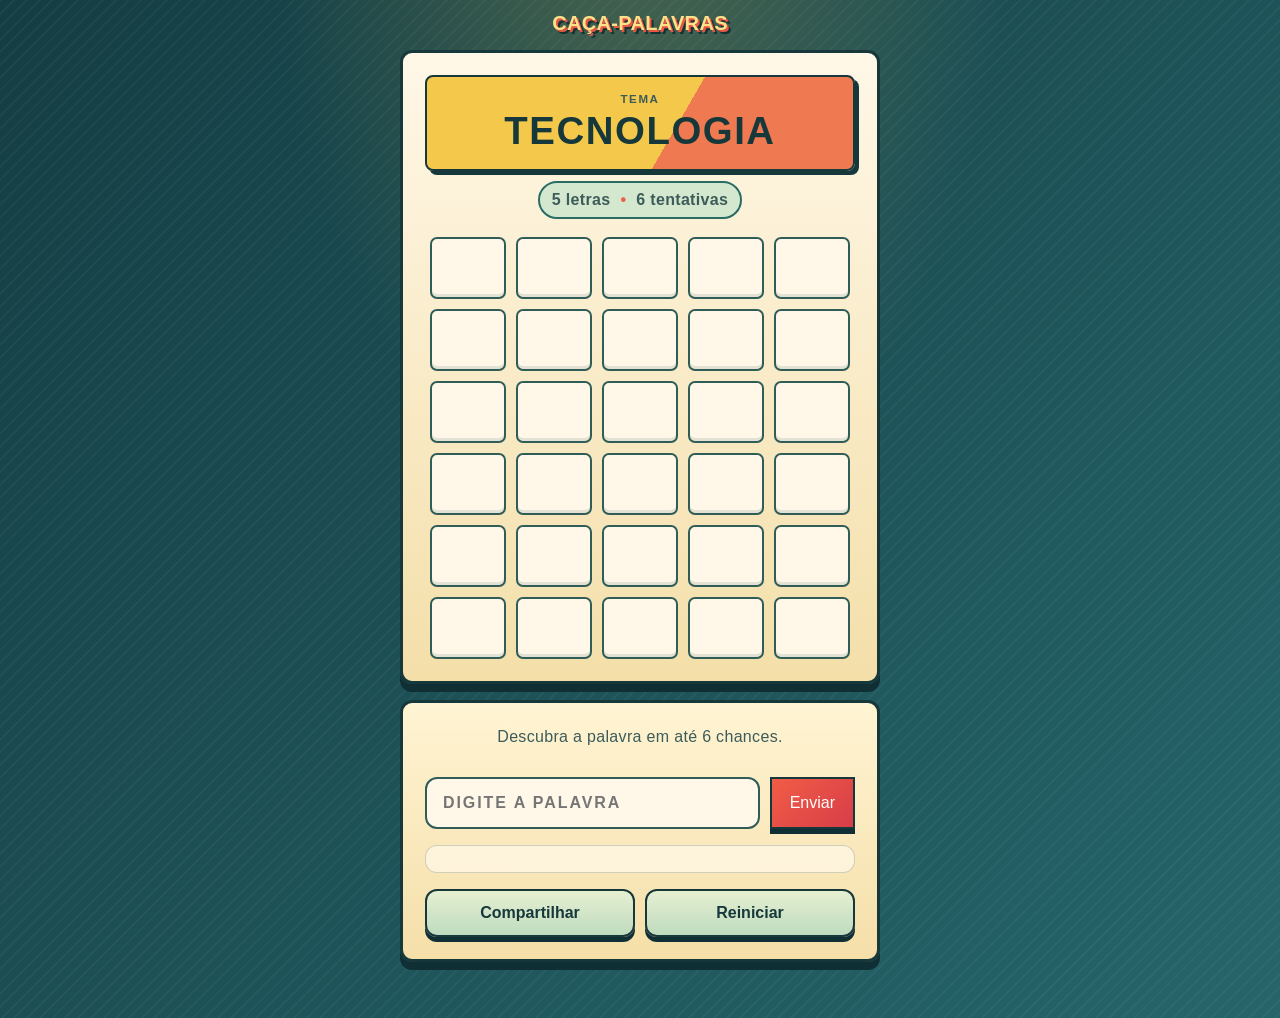
<file: index.html>
<!DOCTYPE html>
<html lang="pt-BR">
  <head>
    <meta charset="UTF-8" />
    <meta name="viewport" content="width=device-width, initial-scale=1.0" />
    <title>Caça-Palavras</title>
    <meta
      name="description"
      content="Jogo casual diário de adivinhação de palavras para mobile e desktop."
    />
    <link rel="stylesheet" href="styles.css" />
  </head>
  <body>
    <div class="page-shell">
      <main class="game-layout" aria-live="polite">
        <h1 class="game-title">Caça-Palavras</h1>
        <section class="panel board-panel" aria-label="Tabuleiro do jogo">
          <div class="board-header">
            <div class="theme-chip" aria-label="Tema do dia">
              <span class="eyebrow">Tema</span>
              <h2 id="theme-title">Meme</h2>
            </div>
            <div class="board-meta">
              <span id="letter-count">5 letras</span>
              <span class="dot" aria-hidden="true">•</span>
              <span id="tries-left">6 tentativas</span>
            </div>
          </div>
          <div id="board" class="board" aria-live="polite"></div>
        </section>

        <section class="panel controls-panel" aria-label="Entrada do jogador">
          <p id="tip-text" class="helper-text">
            Descubra a palavra em até 6 chances.
          </p>

          <form id="guess-form" class="guess-form" novalidate>
            <label class="sr-only" for="guess-input">Digite sua tentativa</label>
            <input
              id="guess-input"
              name="guess-input"
              type="text"
              maxlength="5"
              inputmode="text"
              autocapitalize="characters"
              autocomplete="off"
              spellcheck="false"
              placeholder="Digite a palavra"
            />
            <button id="submit-btn" type="submit">Enviar</button>
          </form>

          <div id="status" class="status" role="status" aria-live="polite"></div>

          <div class="utility-row">
            <button id="share-btn" class="secondary-button" type="button">Compartilhar</button>
            <button id="restart-btn" class="secondary-button" type="button">Reiniciar</button>
          </div>
        </section>
      </main>
    </div>

    <div id="result-modal" class="modal hidden" aria-hidden="true">
      <div class="modal-card" role="dialog" aria-modal="true" aria-labelledby="result-title">
        <p class="eyebrow">Resultado</p>
        <h3 id="result-title">Você venceu!</h3>
        <p id="result-text">A palavra era ...</p>

        <div id="stats-summary">
          <div class="stat-card">
            <span class="stat-label">Streak</span>
            <strong id="current-streak">0</strong>
          </div>
          <div class="stat-card">
            <span class="stat-label">Melhor</span>
            <strong id="best-streak">0</strong>
          </div>
          <div class="stat-card">
            <span class="stat-label">Vitórias</span>
            <strong id="wins">0</strong>
          </div>
          <div class="stat-card">
            <span class="stat-label">Partidas</span>
            <strong id="games">0</strong>
          </div>
        </div>

        <div class="summary-box">
          <p>Última palavra</p>
          <strong id="last-word">—</strong>
          <small id="accuracy">0% de acerto</small>
        </div>

        <div class="modal-actions">
          <button id="close-result" class="primary-button" type="button">Continuar</button>
        </div>
      </div>
    </div>

    <script src="script.js"></script>
  </body>
</html>
</file>
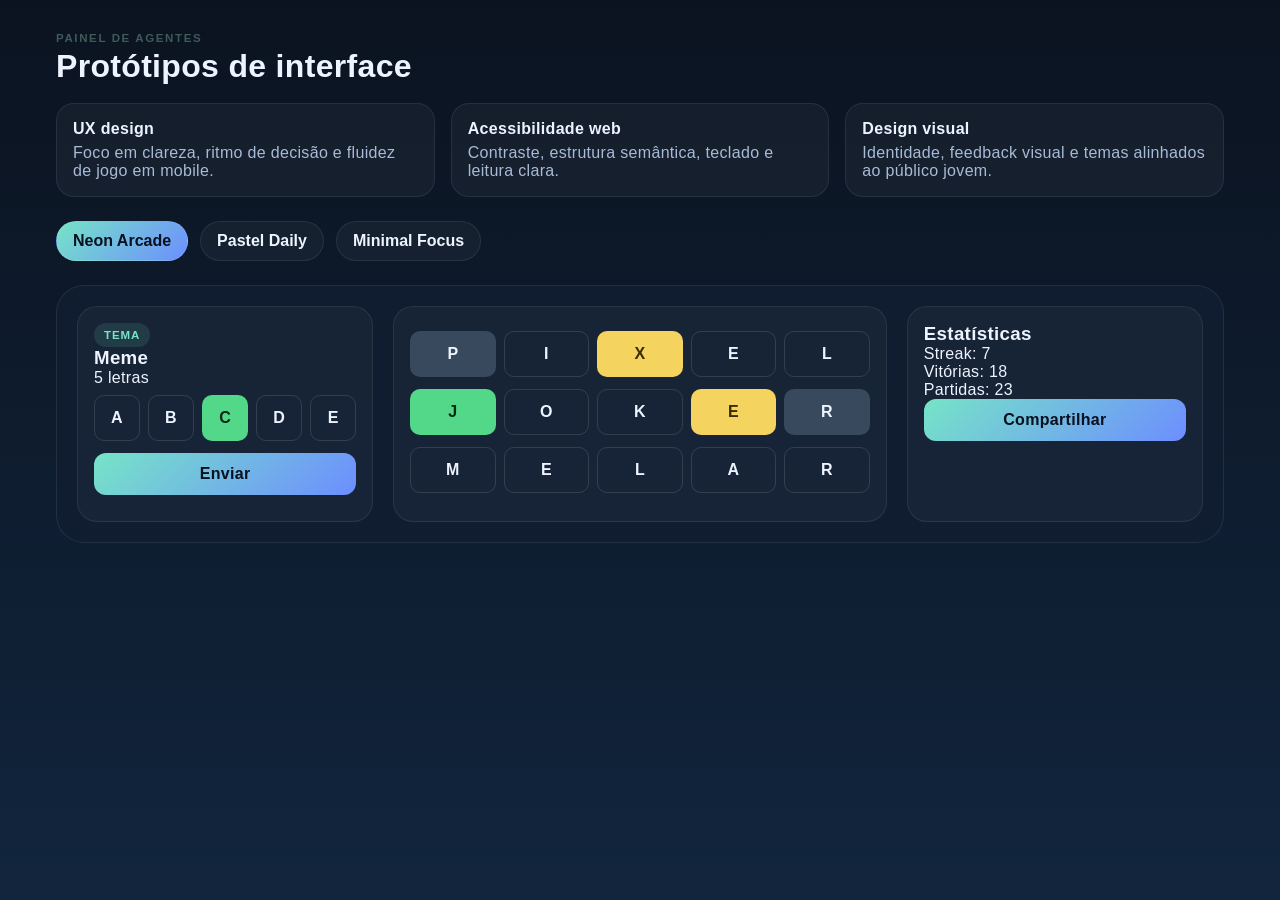
<file: mockups.html>
<!DOCTYPE html>
<html lang="pt-BR">
  <head>
    <meta charset="UTF-8" />
    <meta name="viewport" content="width=device-width, initial-scale=1.0" />
    <title>Prototipos - Caça-Palavras</title>
    <link rel="stylesheet" href="styles.css" />
    <style>
      body {
        font-family: Inter, "Segoe UI", sans-serif;
        background: linear-gradient(180deg, #0b1320, #11253d);
        color: #edf4ff;
      }

      .mockup-wrap {
        max-width: 1200px;
        margin: 0 auto;
        padding: 32px 16px 64px;
      }

      .agent-row {
        display: grid;
        grid-template-columns: repeat(3, minmax(0, 1fr));
        gap: 16px;
        margin-bottom: 24px;
      }

      .agent-card {
        background: rgba(255,255,255,0.04);
        border: 1px solid rgba(255,255,255,0.08);
        border-radius: 18px;
        padding: 16px;
      }

      .agent-card h3 {
        margin-bottom: 6px;
        font-size: 1rem;
      }

      .agent-card p {
        color: #a8bbd6;
      }

      .tabs {
        display: flex;
        gap: 12px;
        flex-wrap: wrap;
        margin: 20px 0 24px;
      }

      .tab {
        background: rgba(255,255,255,0.04);
        color: #edf4ff;
        border: 1px solid rgba(255,255,255,0.08);
        border-radius: 999px;
        padding: 10px 16px;
        font-weight: 700;
      }

      .tab.active {
        background: linear-gradient(135deg, #76e4c7, #6d8eff);
        color: #07111f;
      }

      .prototype {
        display: none;
        background: rgba(18,31,50,0.8);
        border-radius: 28px;
        padding: 20px;
        border: 1px solid rgba(255,255,255,0.08);
      }

      .prototype.active {
        display: block;
      }

      .prototype-shell {
        display: grid;
        grid-template-columns: 0.9fr 1.5fr 0.9fr;
        gap: 20px;
      }

      .mock-header {
        display: flex;
        justify-content: space-between;
        align-items: center;
        margin-bottom: 18px;
      }

      .badge {
        display: inline-flex;
        padding: 6px 10px;
        border-radius: 999px;
        font-size: 0.72rem;
        font-weight: 700;
        text-transform: uppercase;
        letter-spacing: 0.08em;
      }

      .arcade .badge { background: rgba(118, 228, 199, 0.12); color: #76e4c7; }
      .soft .badge { background: rgba(248, 213, 99, 0.12); color: #f8d563; }
      .minimal .badge { background: rgba(151, 169, 255, 0.12); color: #aab8ff; }

      .mock-card {
        border-radius: 20px;
        padding: 16px;
        background: rgba(255,255,255,0.03);
        border: 1px solid rgba(255,255,255,0.08);
      }

      .mock-row {
        display: grid;
        grid-template-columns: repeat(5, minmax(0, 1fr));
        gap: 8px;
        margin: 8px 0 12px;
      }

      .mock-cell {
        display: grid;
        place-items: center;
        border-radius: 10px;
        min-height: 46px;
        font-weight: 800;
      }

      .mock-cell.green { background: #53d88a; color: #072915; }
      .mock-cell.yellow { background: #f4d35e; color: #382c00; }
      .mock-cell.gray { background: #39495d; color: #edf4ff; }
      .mock-cell.empty { border: 1px solid rgba(255,255,255,0.12); }

      .button-demo {
        display: inline-flex;
        align-items: center;
        justify-content: center;
        min-height: 42px;
        border-radius: 12px;
        width: 100%;
        font-weight: 800;
      }

      .primary-demo { background: linear-gradient(135deg, #76e4c7, #6d8eff); color: #07111f; }
      .soft-demo { background: linear-gradient(135deg, #ffe2c7, #ffb5d2); color: #2a1831; }
      .minimal-demo { background: #eaf1ff; color: #1c2a3d; }

      @media (max-width: 820px) {
        .prototype-shell,
        .agent-row {
          grid-template-columns: 1fr;
        }
      }
    </style>
  </head>
  <body>
    <div class="mockup-wrap">
      <header class="mock-header">
        <div>
          <p class="eyebrow">Painel de agentes</p>
          <h1>Protótipos de interface</h1>
        </div>
      </header>

      <div class="agent-row">
        <article class="agent-card">
          <h3>UX design</h3>
          <p>Foco em clareza, ritmo de decisão e fluidez de jogo em mobile.</p>
        </article>
        <article class="agent-card">
          <h3>Acessibilidade web</h3>
          <p>Contraste, estrutura semântica, teclado e leitura clara.</p>
        </article>
        <article class="agent-card">
          <h3>Design visual</h3>
          <p>Identidade, feedback visual e temas alinhados ao público jovem.</p>
        </article>
      </div>

      <div class="tabs" aria-label="Seleção de protótipo">
        <button class="tab active" type="button" data-target="arcade">Neon Arcade</button>
        <button class="tab" type="button" data-target="soft">Pastel Daily</button>
        <button class="tab" type="button" data-target="minimal">Minimal Focus</button>
      </div>

      <section class="prototype active arcade" id="arcade">
        <div class="prototype-shell">
          <div class="mock-card">
            <span class="badge">Tema</span>
            <h3>Meme</h3>
            <p>5 letras</p>
            <div class="mock-row">
              <div class="mock-cell empty">A</div>
              <div class="mock-cell empty">B</div>
              <div class="mock-cell green">C</div>
              <div class="mock-cell empty">D</div>
              <div class="mock-cell empty">E</div>
            </div>
            <div class="button-demo primary-demo">Enviar</div>
          </div>

          <div class="mock-card">
            <div class="mock-row">
              <div class="mock-cell gray">P</div>
              <div class="mock-cell empty">I</div>
              <div class="mock-cell yellow">X</div>
              <div class="mock-cell empty">E</div>
              <div class="mock-cell empty">L</div>
            </div>
            <div class="mock-row">
              <div class="mock-cell green">J</div>
              <div class="mock-cell empty">O</div>
              <div class="mock-cell empty">K</div>
              <div class="mock-cell yellow">E</div>
              <div class="mock-cell gray">R</div>
            </div>
            <div class="mock-row">
              <div class="mock-cell empty">M</div>
              <div class="mock-cell empty">E</div>
              <div class="mock-cell empty">L</div>
              <div class="mock-cell empty">A</div>
              <div class="mock-cell empty">R</div>
            </div>
          </div>

          <div class="mock-card">
            <h3>Estatísticas</h3>
            <p>Streak: 7</p>
            <p>Vitórias: 18</p>
            <p>Partidas: 23</p>
            <div class="button-demo primary-demo">Compartilhar</div>
          </div>
        </div>
      </section>

      <section class="prototype soft" id="soft">
        <div class="prototype-shell">
          <div class="mock-card">
            <span class="badge">Tema</span>
            <h3>Natureza</h3>
            <p>5 letras</p>
            <div class="mock-row">
              <div class="mock-cell empty">A</div>
              <div class="mock-cell empty">R</div>
              <div class="mock-cell empty">V</div>
              <div class="mock-cell empty">O</div>
              <div class="mock-cell empty">R</div>
            </div>
            <div class="button-demo soft-demo">Enviar</div>
          </div>

          <div class="mock-card">
            <div class="mock-row">
              <div class="mock-cell green">A</div>
              <div class="mock-cell empty">R</div>
              <div class="mock-cell empty">V</div>
              <div class="mock-cell yellow">O</div>
              <div class="mock-cell gray">R</div>
            </div>
            <div class="mock-row">
              <div class="mock-cell empty">P</div>
              <div class="mock-cell green">R</div>
              <div class="mock-cell empty">A</div>
              <div class="mock-cell empty">I</div>
              <div class="mock-cell empty">A</div>
            </div>
            <div class="mock-row">
              <div class="mock-cell empty">F</div>
              <div class="mock-cell empty">L</div>
              <div class="mock-cell yellow">O</div>
              <div class="mock-cell empty">R</div>
              <div class="mock-cell empty">A</div>
            </div>
          </div>

          <div class="mock-card">
            <h3>Progresso</h3>
            <p>3 vitórias seguidas</p>
            <p>best streak: 9</p>
            <div class="button-demo soft-demo">Compartilhar</div>
          </div>
        </div>
      </section>

      <section class="prototype minimal" id="minimal">
        <div class="prototype-shell">
          <div class="mock-card">
            <span class="badge">Tema</span>
            <h3>Tecnologia</h3>
            <p>5 letras</p>
            <div class="mock-row">
              <div class="mock-cell empty">B</div>
              <div class="mock-cell empty">Y</div>
              <div class="mock-cell empty">T</div>
              <div class="mock-cell empty">E</div>
              <div class="mock-cell empty">?</div>
            </div>
            <div class="button-demo minimal-demo">Enviar</div>
          </div>

          <div class="mock-card">
            <div class="mock-row">
              <div class="mock-cell green">B</div>
              <div class="mock-cell empty">Y</div>
              <div class="mock-cell yellow">T</div>
              <div class="mock-cell empty">E</div>
              <div class="mock-cell gray">S</div>
            </div>
            <div class="mock-row">
              <div class="mock-cell green">B</div>
              <div class="mock-cell green">Y</div>
              <div class="mock-cell green">T</div>
              <div class="mock-cell green">E</div>
              <div class="mock-cell empty">S</div>
            </div>
          </div>

          <div class="mock-card">
            <h3>Resumo</h3>
            <p>Acerto: 62%</p>
            <p>Última palavra: BYTE</p>
            <div class="button-demo minimal-demo">Compartilhar</div>
          </div>
        </div>
      </section>
    </div>

    <script>
      const tabs = document.querySelectorAll('.tab');
      const prototypes = document.querySelectorAll('.prototype');

      tabs.forEach((tab) => {
        tab.addEventListener('click', () => {
          const target = tab.dataset.target;
          tabs.forEach((button) => button.classList.toggle('active', button === tab));
          prototypes.forEach((section) => section.classList.toggle('active', section.id === target));
        });
      });
    </script>
  </body>
</html>
</file>
<file: styles.css>
:root {
  --bg: #143d43;
  --bg-deep: #25656a;
  --panel: #fff4d3;
  --panel-soft: #f5dfa9;
  --panel-strong: #eed18c;
  --ink: #17383b;
  --ink-soft: #3d5b59;
  --line: rgba(23, 56, 59, 0.2);
  --primary: #f05d46;
  --primary-strong: #cf4037;
  --primary-soft: #f8d5b8;
  --accent: #f4c84b;
  --green: #35a17b;
  --green-deep: #1e705f;
  --yellow: #f4c84b;
  --yellow-deep: #a96625;
  --gray: #c9c4a9;
  --gray-deep: #586e6b;
  --shadow: rgba(8, 30, 34, 0.34);
  --danger: #c83f43;
}

* {
  box-sizing: border-box;
}

html {
  scroll-behavior: smooth;
}

body {
  margin: 0;
  min-height: 100vh;
  font-family: "Trebuchet MS", "Segoe UI", sans-serif;
  background:
    radial-gradient(ellipse at 50% -18%, rgba(244, 200, 75, 0.24), transparent 42%),
    repeating-linear-gradient(
      135deg,
      rgba(255,255,255,0.035),
      rgba(255,255,255,0.035) 2px,
      transparent 2px,
      transparent 9px
    ),
    linear-gradient(135deg, var(--bg), var(--bg-deep));
  color: var(--ink);
  letter-spacing: 0.02em;
}

button,
input {
  font: inherit;
}

button {
  cursor: pointer;
}

.page-shell {
  max-width: 1180px;
  margin: 0 auto;
  padding: 12px 18px 56px;
}

.eyebrow {
  margin: 0 0 4px;
  font-size: 0.72rem;
  text-transform: uppercase;
  letter-spacing: 0.14em;
  color: var(--ink-soft);
  font-weight: 800;
}

h1,
h2,
h3,
p {
  margin: 0;
}

.game-layout {
  display: flex;
  flex-direction: column;
  align-items: center;
  gap: 16px;
}

.game-title {
  color: #ffe18a;
  font-family: "Impact", "Arial Black", sans-serif;
  font-size: 1.25rem;
  line-height: 1.1;
  text-align: center;
  text-transform: uppercase;
  text-shadow: 2px 2px 0 #e95542, 4px 4px 0 rgba(10, 36, 40, 0.75);
}

.panel {
  background: linear-gradient(180deg, #fff8e3, var(--panel-soft));
  border: 3px solid #17383b;
  border-radius: 12px;
  box-shadow: 0 8px 0 #102f34;
  padding: 22px;
}

.board-panel {
  width: min(100%, 480px);
  min-height: 520px;
  background: linear-gradient(180deg, #fff8e8, #f4dfa9);
}

.board-header {
  display: flex;
  flex-direction: column;
  gap: 10px;
  align-items: center;
  margin-bottom: 18px;
}

.theme-chip {
  display: flex;
  flex-direction: column;
  align-items: center;
  width: 100%;
  padding: 16px 18px;
  border-radius: 8px;
  background: linear-gradient(120deg, #f4c84b 0%, #f4c84b 58%, #ef7950 58%, #ef7950 100%);
  border: 2px solid #17383b;
  box-shadow: 4px 4px 0 #17383b;
}

.theme-chip h2 {
  font-size: clamp(2rem, 3vw, 2.6rem);
  letter-spacing: 0.04em;
  margin: 0;
  font-family: "Impact", "Arial Black", sans-serif;
  text-transform: uppercase;
}

.board-meta {
  display: flex;
  align-items: center;
  justify-content: center;
  gap: 10px;
  color: var(--ink-soft);
  font-weight: 700;
  background: #d4e8cf;
  border: 2px solid #286c65;
  padding: 8px 12px;
  border-radius: 999px;
}

.dot {
  color: var(--primary);
}

.helper-text {
  color: var(--ink-soft);
  line-height: 1.5;
  margin: 0 0 12px;
  text-align: center;
}

.controls-panel {
  width: min(100%, 480px);
  display: flex;
  flex-direction: column;
  gap: 16px;
  background: linear-gradient(180deg, var(--panel), var(--panel-soft));
}

.board {
  display: grid;
  grid-template-rows: repeat(6, minmax(54px, 1fr));
  gap: 10px;
  max-width: 420px;
  margin: 0 auto;
}

.row {
  display: grid;
  grid-template-columns: repeat(5, minmax(48px, 1fr));
  gap: 10px;
}

.cell {
  display: grid;
  place-items: center;
  border-radius: 7px;
  border: 2px solid #315d59;
  background: #fff8e8;
  font-size: clamp(1.1rem, 2vw, 1.8rem);
  font-weight: 800;
  text-transform: uppercase;
  min-height: 62px;
  transition: transform 0.18s ease, box-shadow 0.18s ease;
  color: var(--ink);
  box-shadow: inset 0 -3px 0 rgba(23, 56, 59, 0.12);
}

.cell.filled {
  border-color: rgba(29, 36, 49, 0.2);
  background: #f7f9ff;
  box-shadow: inset 0 0 0 1px rgba(29, 36, 49, 0.02);
}

.cell.correct {
  background: linear-gradient(180deg, #41b98b, #25866f);
  border-color: #155f53;
  color: white;
  box-shadow: 0 5px 0 #155f53;
}

.cell.present {
  background: linear-gradient(180deg, #ffdc5e, #f2a944);
  border-color: #a65c2c;
  color: #3c2b1b;
  box-shadow: 0 5px 0 #a65c2c;
}

.cell.absent {
  background: linear-gradient(180deg, #778985, #536c68);
  border-color: #344e4d;
  color: white;
  box-shadow: 0 5px 0 #344e4d;
}

.controls-panel {
  display: flex;
  flex-direction: column;
  gap: 16px;
  background: linear-gradient(180deg, var(--panel), var(--panel-soft));
}

.guess-form {
  display: flex;
  gap: 10px;
}

#guess-input {
  flex: 1;
  min-height: 52px;
  border-radius: 12px;
  border: 2px solid #315d59;
  background: #fff8e8;
  color: var(--ink);
  padding: 0 16px;
  font-size: 1rem;
  font-weight: 800;
  letter-spacing: 0.12em;
  text-transform: uppercase;
  transition: border-color 0.2s ease, box-shadow 0.2s ease;
}

#guess-input:focus {
  outline: 3px solid #f4c84b;
  outline-offset: 2px;
  border-color: #ef5d46;
  box-shadow: 0 0 0 5px rgba(244, 200, 75, 0.25);
}

.primary-button,
.secondary-button,
.ghost-button {
  min-height: 48px;
  border-radius: 12px;
  border: none;
  font-weight: 700;
  transition: transform 0.15s ease, box-shadow 0.15s ease, opacity 0.15s ease;
}

.primary-button,
#submit-btn {
  background: linear-gradient(135deg, #f05d46, #d83d48);
  color: white;
  padding: 0 18px;
  border: 2px solid #17383b;
  box-shadow: 0 5px 0 #102f34;
}

.secondary-button,
.ghost-button {
  background: linear-gradient(180deg, #e6f0d1, #bfdbbf);
  color: var(--ink);
  border: 2px solid #17383b;
  box-shadow: 0 5px 0 #102f34;
  padding: 0 14px;
}

button:hover {
  transform: translateY(-1px);
}

button:active {
  transform: translateY(0);
}

.utility-row {
  display: flex;
  gap: 10px;
  flex-wrap: nowrap;
}

.utility-row button {
  flex: 1;
}

@media (max-width: 540px) {
  .utility-row {
    flex-direction: row;
  }
}

.status {
  min-height: 28px;
  color: var(--ink-soft);
  line-height: 1.5;
  font-weight: 700;
  padding: 10px 12px;
  border-radius: 12px;
  border: 1px solid rgba(23, 56, 59, 0.2);
  background: rgba(255, 248, 232, 0.72);
}

.status.error {
  color: #a93a41;
  background: rgba(234, 109, 111, 0.08);
}

.status.success {
  color: #176543;
  background: rgba(79, 197, 138, 0.1);
}

.modal {
  position: fixed;
  inset: 0;
  display: grid;
  place-items: center;
  background: rgba(15, 21, 33, 0.56);
  backdrop-filter: blur(5px);
  padding: 16px;
}

.modal.hidden {
  display: none;
}

.modal-card {
  width: min(420px, 100%);
  background: linear-gradient(180deg, #fff8e3, #f4dfa9);
  border: 3px solid #17383b;
  border-radius: 12px;
  padding: 24px 22px;
  text-align: center;
  box-shadow: 0 8px 0 #102f34;
}

.modal-card h3 {
  margin-bottom: 12px;
  font-size: 2rem;
  letter-spacing: -0.04em;
}

.modal-card p {
  color: var(--ink-soft);
  line-height: 1.5;
}

#stats-summary {
  display: grid;
  grid-template-columns: repeat(2, minmax(0, 1fr));
  gap: 12px;
  margin: 18px 0;
  text-align: left;
}

.stat-card {
  background: linear-gradient(180deg, #e6f0d1, #c9e0be);
  border: 1px solid var(--line);
  border-radius: 8px;
  padding: 12px 10px;
  display: flex;
  flex-direction: column;
  gap: 8px;
}

.stat-label {
  color: var(--ink-soft);
  font-size: 0.78rem;
  text-transform: uppercase;
  letter-spacing: 0.08em;
  font-weight: 700;
}

.summary-box {
  margin-top: 18px;
  background: linear-gradient(110deg, rgba(244, 200, 75, 0.32), rgba(53, 161, 123, 0.18));
  border: 2px solid rgba(23, 56, 59, 0.2);
  border-radius: 8px;
  padding: 14px;
  text-align: left;
}

.summary-box p,
.summary-box small {
  color: var(--ink-soft);
}

.summary-box strong {
  display: block;
  margin: 8px 0;
  font-size: 1.2rem;
  color: var(--ink);
}

.modal-actions {
  margin-top: 20px;
}

.sr-only {
  position: absolute;
  width: 1px;
  height: 1px;
  margin: -1px;
  border: 0;
  padding: 0;
  white-space: nowrap;
  clip: rect(0, 0, 0, 0);
  overflow: hidden;
}

@media (max-width: 900px) {
  .game-layout {
    grid-template-columns: 1fr;
  }

  .board-panel {
    order: 2;
  }

  .controls-panel {
    order: 3;
  }

  .stats-panel {
    order: 4;
  }
}

@media (max-width: 540px) {
  .page-shell {
    padding-left: 12px;
    padding-right: 12px;
  }

  .guess-form {
    flex-direction: column;
  }

  .utility-row {
    flex-direction: column;
  }

  .primary-button,
  .secondary-button,
  .ghost-button,
  #submit-btn {
    width: 100%;
  }

  .cell {
    min-height: 54px;
  }
}
</file>
